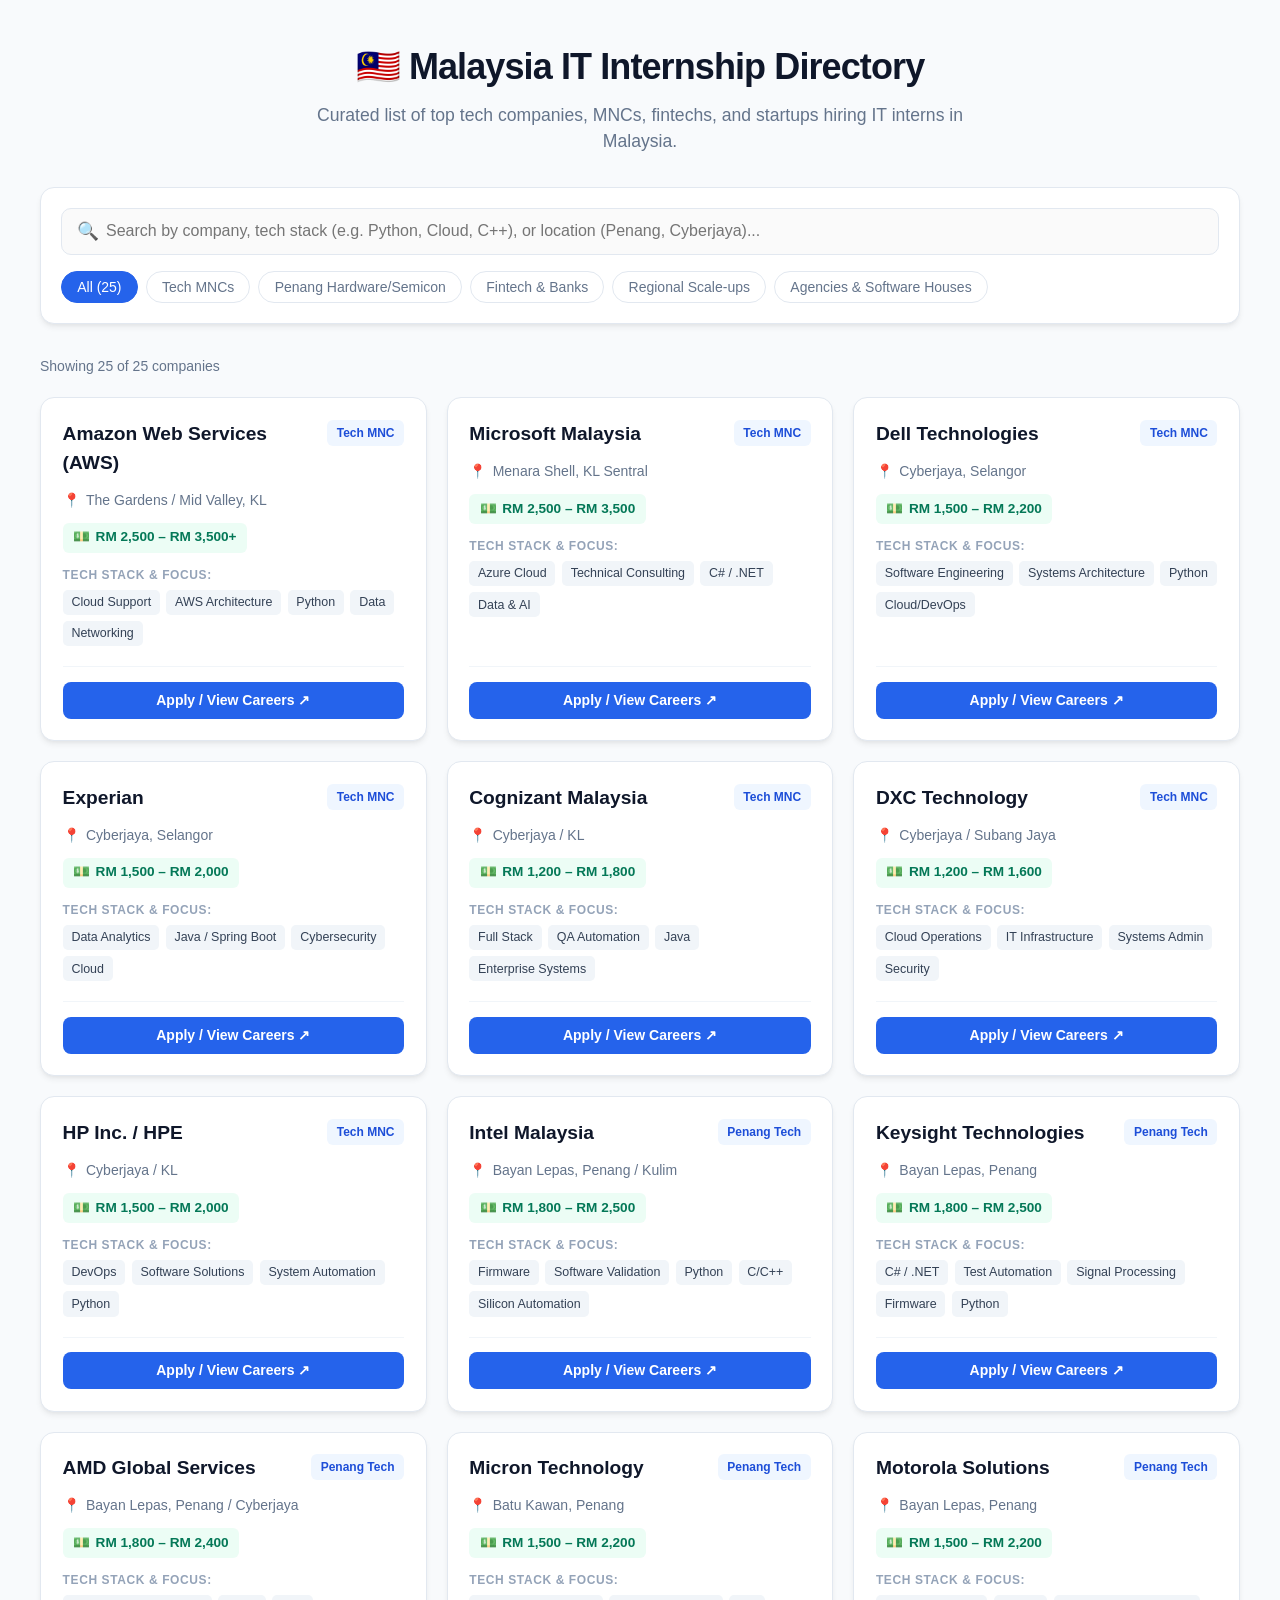
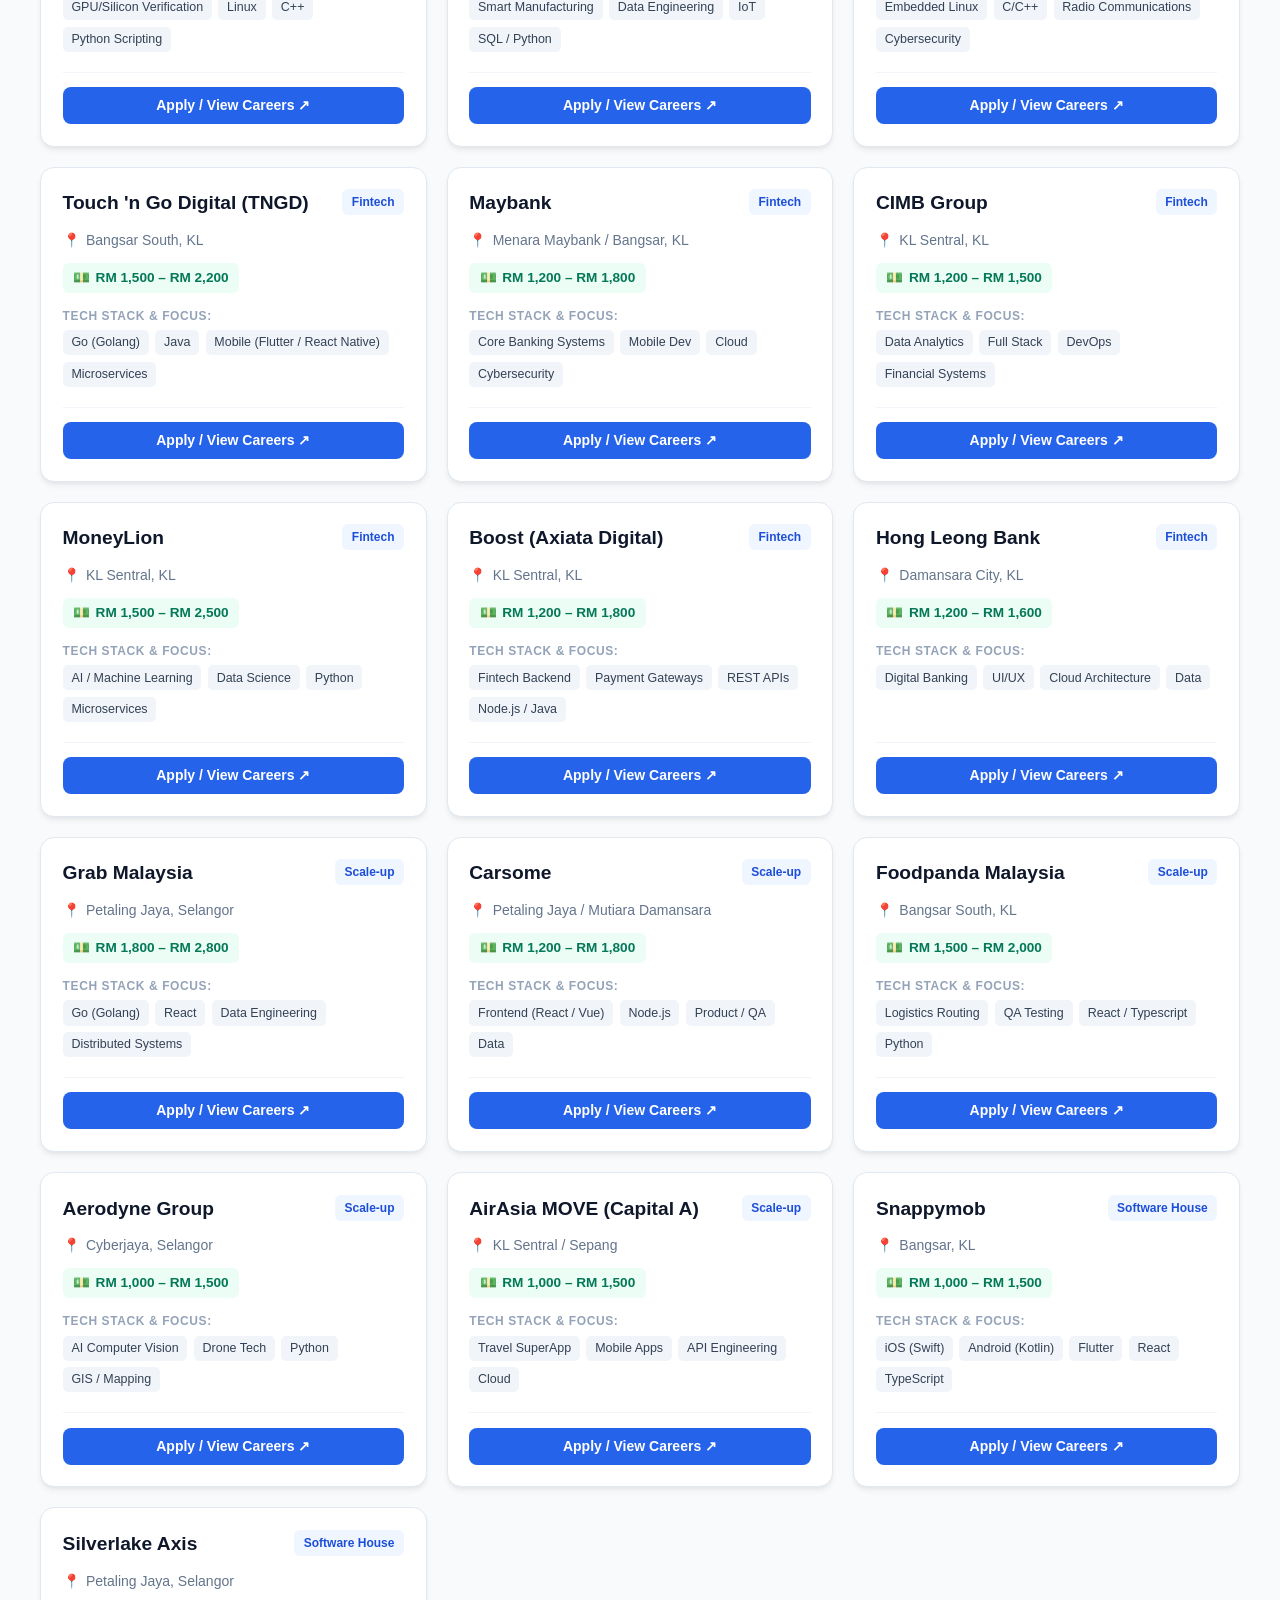
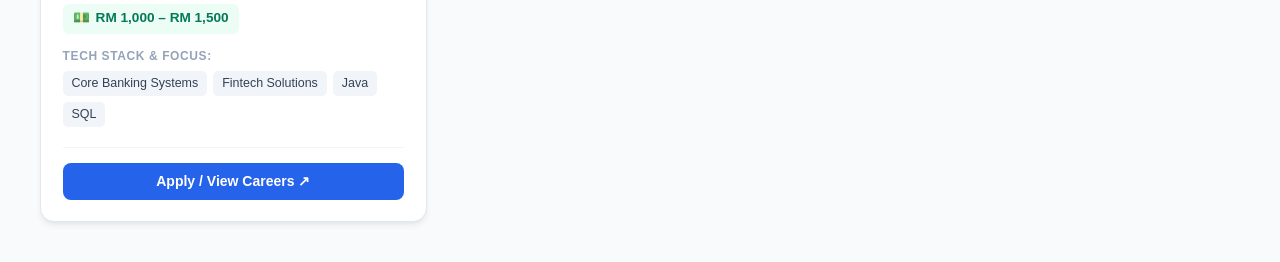
<file: demos/malaysia-internships/index.html>
<!DOCTYPE html>
<html lang="en">
<head>
  <meta charset="UTF-8">
  <meta name="viewport" content="width=device-width, initial-scale=1.0">
  <title>Malaysia IT Internship Directory</title>
  <style>
    :root {
      --primary: #2563eb;
      --primary-dark: #1d4ed8;
      --bg: #f8fafc;
      --surface: #ffffff;
      --border: #e2e8f0;
      --text-main: #0f172a;
      --text-muted: #64748b;
      --badge-bg: #eff6ff;
      --badge-text: #1d4ed8;
      --tag-bg: #f1f5f9;
      --tag-text: #334155;
      --shadow: 0 4px 6px -1px rgb(0 0 0 / 0.07), 0 2px 4px -2px rgb(0 0 0 / 0.05);
      --shadow-hover: 0 10px 15px -3px rgb(0 0 0 / 0.1), 0 4px 6px -4px rgb(0 0 0 / 0.05);
    }

    * {
      box-sizing: border-box;
      margin: 0;
      padding: 0;
      font-family: -apple-system, BlinkMacSystemFont, "Segoe UI", Roboto, Helvetica, Arial, sans-serif;
    }

    body {
      background-color: var(--bg);
      color: var(--text-main);
      padding: 2.5rem 1rem;
      line-height: 1.5;
    }

    .container {
      max-width: 1200px;
      margin: 0 auto;
    }

    header {
      margin-bottom: 2rem;
      text-align: center;
    }

    h1 {
      font-size: 2.25rem;
      font-weight: 800;
      color: #0f172a;
      letter-spacing: -0.025em;
      margin-bottom: 0.5rem;
    }

    p.subtitle {
      color: var(--text-muted);
      font-size: 1.1rem;
      max-width: 650px;
      margin: 0 auto;
    }

    /* Controls: Search & Category Filter */
    .controls {
      background: var(--surface);
      padding: 1.25rem;
      border-radius: 14px;
      box-shadow: var(--shadow);
      border: 1px solid var(--border);
      margin-bottom: 2rem;
      display: flex;
      flex-direction: column;
      gap: 1rem;
    }

    .search-wrapper {
      position: relative;
    }

    .search-input {
      width: 100%;
      padding: 0.85rem 1rem 0.85rem 2.75rem;
      border: 1.5px solid var(--border);
      border-radius: 10px;
      font-size: 1rem;
      outline: none;
      transition: all 0.2s ease;
      background: #fafafa;
    }

    .search-input:focus {
      border-color: var(--primary);
      background: #fff;
      box-shadow: 0 0 0 3px rgba(37, 99, 235, 0.15);
    }

    .search-icon {
      position: absolute;
      left: 1rem;
      top: 50%;
      transform: translateY(-50%);
      color: var(--text-muted);
      font-size: 1.1rem;
      pointer-events: none;
    }

    .filter-pills {
      display: flex;
      flex-wrap: wrap;
      gap: 0.5rem;
    }

    .pill-btn {
      padding: 0.45rem 0.95rem;
      border-radius: 9999px;
      font-size: 0.875rem;
      font-weight: 500;
      border: 1px solid var(--border);
      background: #fff;
      color: var(--text-muted);
      cursor: pointer;
      transition: all 0.2s ease;
    }

    .pill-btn:hover {
      background: var(--tag-bg);
      color: var(--text-main);
    }

    .pill-btn.active {
      background: var(--primary);
      color: #fff;
      border-color: var(--primary);
    }

    .results-count {
      font-size: 0.875rem;
      color: var(--text-muted);
      margin-bottom: 1.25rem;
      font-weight: 500;
    }

    /* Grid layout */
    .company-grid {
      display: grid;
      grid-template-columns: repeat(auto-fill, minmax(350px, 1fr));
      gap: 1.25rem;
    }

    .card {
      background: var(--surface);
      border: 1px solid var(--border);
      border-radius: 14px;
      padding: 1.35rem;
      box-shadow: var(--shadow);
      display: flex;
      flex-direction: column;
      justify-content: space-between;
      transition: all 0.2s ease;
    }

    .card:hover {
      transform: translateY(-2px);
      box-shadow: var(--shadow-hover);
      border-color: #cbd5e1;
    }

    .card-header {
      display: flex;
      justify-content: space-between;
      align-items: flex-start;
      margin-bottom: 0.75rem;
    }

    .card-title {
      font-size: 1.2rem;
      font-weight: 700;
      color: #0f172a;
    }

    .category-badge {
      font-size: 0.75rem;
      font-weight: 600;
      padding: 0.25rem 0.6rem;
      border-radius: 6px;
      background: var(--badge-bg);
      color: var(--badge-text);
      white-space: nowrap;
    }

    .meta-row {
      display: flex;
      align-items: center;
      gap: 0.4rem;
      font-size: 0.875rem;
      color: var(--text-muted);
      margin-bottom: 0.75rem;
    }

    .allowance-badge {
      display: inline-flex;
      align-items: center;
      gap: 0.35rem;
      font-size: 0.85rem;
      font-weight: 600;
      background: #ecfdf5;
      color: #047857;
      padding: 0.3rem 0.65rem;
      border-radius: 6px;
      margin-bottom: 0.85rem;
      width: fit-content;
    }

    .tags-label {
      font-size: 0.75rem;
      text-transform: uppercase;
      font-weight: 700;
      letter-spacing: 0.05em;
      color: #94a3b8;
      margin-bottom: 0.35rem;
    }

    .tags-container {
      display: flex;
      flex-wrap: wrap;
      gap: 0.4rem;
      margin-bottom: 1.25rem;
    }

    .tag {
      font-size: 0.78rem;
      padding: 0.2rem 0.55rem;
      background: var(--tag-bg);
      color: var(--tag-text);
      border-radius: 5px;
      font-weight: 500;
    }

    .card-footer {
      border-top: 1px solid #f1f5f9;
      padding-top: 0.9rem;
      margin-top: auto;
      display: flex;
      justify-content: space-between;
      align-items: center;
    }

    .apply-btn {
      display: inline-flex;
      align-items: center;
      gap: 0.4rem;
      padding: 0.5rem 1rem;
      background: var(--primary);
      color: #fff;
      text-decoration: none;
      font-size: 0.875rem;
      font-weight: 600;
      border-radius: 8px;
      transition: background 0.2s ease;
      width: 100%;
      justify-content: center;
    }

    .apply-btn:hover {
      background: var(--primary-dark);
    }

    .no-results {
      grid-column: 1 / -1;
      text-align: center;
      padding: 4rem 1rem;
      color: var(--text-muted);
      font-size: 1.1rem;
    }
  </style>
</head>
<body>

  <div class="container">
    <header>
      <h1>🇲🇾 Malaysia IT Internship Directory</h1>
      <p class="subtitle">Curated list of top tech companies, MNCs, fintechs, and startups hiring IT interns in Malaysia.</p>
    </header>

    <section class="controls">
      <div class="search-wrapper">
        <span class="search-icon">🔍</span>
        <input 
          type="text" 
          id="searchInput" 
          class="search-input" 
          placeholder="Search by company, tech stack (e.g. Python, Cloud, C++), or location (Penang, Cyberjaya)..."
        />
      </div>

      <div class="filter-pills" id="filterPills">
        <button class="pill-btn active" data-category="all">All (25)</button>
        <button class="pill-btn" data-category="Tech MNC">Tech MNCs</button>
        <button class="pill-btn" data-category="Penang Tech">Penang Hardware/Semicon</button>
        <button class="pill-btn" data-category="Fintech">Fintech & Banks</button>
        <button class="pill-btn" data-category="Scale-up">Regional Scale-ups</button>
        <button class="pill-btn" data-category="Software House">Agencies & Software Houses</button>
      </div>
    </section>

    <div class="results-count" id="resultsCount">Showing all 25 companies</div>

    <main class="company-grid" id="companyGrid">
      <!-- Cards rendered via JavaScript -->
    </main>
  </div>

  <script>
    const companies = [
      // 1. Tech MNCs (Klang Valley)
      {
        name: "Amazon Web Services (AWS)",
        category: "Tech MNC",
        location: "The Gardens / Mid Valley, KL",
        allowance: "RM 2,500 – RM 3,500+",
        techStack: ["Cloud Support", "AWS Architecture", "Python", "Data", "Networking"],
        url: "https://www.amazon.jobs/en/search?base_query=Internship&country=MYS"
      },
      {
        name: "Microsoft Malaysia",
        category: "Tech MNC",
        location: "Menara Shell, KL Sentral",
        allowance: "RM 2,500 – RM 3,500",
        techStack: ["Azure Cloud", "Technical Consulting", "C# / .NET", "Data & AI"],
        url: "https://careers.microsoft.com/v2/global/en/students-graduates"
      },
      {
        name: "Dell Technologies",
        category: "Tech MNC",
        location: "Cyberjaya, Selangor",
        allowance: "RM 1,500 – RM 2,200",
        techStack: ["Software Engineering", "Systems Architecture", "Python", "Cloud/DevOps"],
        url: "https://jobs.dell.com/search-jobs/Malaysia"
      },
      {
        name: "Experian",
        category: "Tech MNC",
        location: "Cyberjaya, Selangor",
        allowance: "RM 1,500 – RM 2,000",
        techStack: ["Data Analytics", "Java / Spring Boot", "Cybersecurity", "Cloud"],
        url: "https://www.experian.com/careers"
      },
      {
        name: "Cognizant Malaysia",
        category: "Tech MNC",
        location: "Cyberjaya / KL",
        allowance: "RM 1,200 – RM 1,800",
        techStack: ["Full Stack", "QA Automation", "Java", "Enterprise Systems"],
        url: "https://careers.cognizant.com"
      },
      {
        name: "DXC Technology",
        category: "Tech MNC",
        location: "Cyberjaya / Subang Jaya",
        allowance: "RM 1,200 – RM 1,600",
        techStack: ["Cloud Operations", "IT Infrastructure", "Systems Admin", "Security"],
        url: "https://dxc.com/careers"
      },
      {
        name: "HP Inc. / HPE",
        category: "Tech MNC",
        location: "Cyberjaya / KL",
        allowance: "RM 1,500 – RM 2,000",
        techStack: ["DevOps", "Software Solutions", "System Automation", "Python"],
        url: "https://jobs.hp.com/"
      },

      // 2. Penang Tech Hub
      {
        name: "Intel Malaysia",
        category: "Penang Tech",
        location: "Bayan Lepas, Penang / Kulim",
        allowance: "RM 1,800 – RM 2,500",
        techStack: ["Firmware", "Software Validation", "Python", "C/C++", "Silicon Automation"],
        url: "https://jobs.intel.com/en/search-jobs/Malaysia"
      },
      {
        name: "Keysight Technologies",
        category: "Penang Tech",
        location: "Bayan Lepas, Penang",
        allowance: "RM 1,800 – RM 2,500",
        techStack: ["C# / .NET", "Test Automation", "Signal Processing", "Firmware", "Python"],
        url: "https://jobs.keysight.com/search/?q=Intern&locationsearch=Malaysia"
      },
      {
        name: "AMD Global Services",
        category: "Penang Tech",
        location: "Bayan Lepas, Penang / Cyberjaya",
        allowance: "RM 1,800 – RM 2,400",
        techStack: ["GPU/Silicon Verification", "Linux", "C++", "Python Scripting"],
        url: "https://careers.amd.com/careers-home/jobs?keyword=Intern&location=Malaysia"
      },
      {
        name: "Micron Technology",
        category: "Penang Tech",
        location: "Batu Kawan, Penang",
        allowance: "RM 1,500 – RM 2,200",
        techStack: ["Smart Manufacturing", "Data Engineering", "IoT", "SQL / Python"],
        url: "https://jobs.micron.com/search/?q=Intern&locationsearch=Malaysia"
      },
      {
        name: "Motorola Solutions",
        category: "Penang Tech",
        location: "Bayan Lepas, Penang",
        allowance: "RM 1,500 – RM 2,200",
        techStack: ["Embedded Linux", "C/C++", "Radio Communications", "Cybersecurity"],
        url: "https://motorolasolutions.wd5.myworkdayjobs.com/Careers"
      },

      // 3. Fintech & Banks
      {
        name: "Touch 'n Go Digital (TNGD)",
        category: "Fintech",
        location: "Bangsar South, KL",
        allowance: "RM 1,500 – RM 2,200",
        techStack: ["Go (Golang)", "Java", "Mobile (Flutter / React Native)", "Microservices"],
        url: "https://www.linkedin.com/company/tngdigital/jobs/"
      },
      {
        name: "Maybank",
        category: "Fintech",
        location: "Menara Maybank / Bangsar, KL",
        allowance: "RM 1,200 – RM 1,800",
        techStack: ["Core Banking Systems", "Mobile Dev", "Cloud", "Cybersecurity"],
        url: "https://www.maybank.com/en/careers/students-graduates/internships.page"
      },
      {
        name: "CIMB Group",
        category: "Fintech",
        location: "KL Sentral, KL",
        allowance: "RM 1,200 – RM 1,500",
        techStack: ["Data Analytics", "Full Stack", "DevOps", "Financial Systems"],
        url: "https://www.cimb.com/en/careers/students/the-complete-banker-internship.html"
      },
      {
        name: "MoneyLion",
        category: "Fintech",
        location: "KL Sentral, KL",
        allowance: "RM 1,500 – RM 2,500",
        techStack: ["AI / Machine Learning", "Data Science", "Python", "Microservices"],
        url: "https://www.moneylion.com/careers/"
      },
      {
        name: "Boost (Axiata Digital)",
        category: "Fintech",
        location: "KL Sentral, KL",
        allowance: "RM 1,200 – RM 1,800",
        techStack: ["Fintech Backend", "Payment Gateways", "REST APIs", "Node.js / Java"],
        url: "https://www.myboost.com.my/"
      },
      {
        name: "Hong Leong Bank",
        category: "Fintech",
        location: "Damansara City, KL",
        allowance: "RM 1,200 – RM 1,600",
        techStack: ["Digital Banking", "UI/UX", "Cloud Architecture", "Data"],
        url: "https://www.hlb.com.my/en/personal-banking/about-us/careers.html"
      },

      // 4. Regional Scale-ups
      {
        name: "Grab Malaysia",
        category: "Scale-up",
        location: "Petaling Jaya, Selangor",
        allowance: "RM 1,800 – RM 2,800",
        techStack: ["Go (Golang)", "React", "Data Engineering", "Distributed Systems"],
        url: "https://grab.careers/jobs/"
      },
      {
        name: "Carsome",
        category: "Scale-up",
        location: "Petaling Jaya / Mutiara Damansara",
        allowance: "RM 1,200 – RM 1,800",
        techStack: ["Frontend (React / Vue)", "Node.js", "Product / QA", "Data"],
        url: "https://careers.carsome.com/"
      },
      {
        name: "Foodpanda Malaysia",
        category: "Scale-up",
        location: "Bangsar South, KL",
        allowance: "RM 1,500 – RM 2,000",
        techStack: ["Logistics Routing", "QA Testing", "React / Typescript", "Python"],
        url: "https://careers.foodpanda.com/"
      },
      {
        name: "Aerodyne Group",
        category: "Scale-up",
        location: "Cyberjaya, Selangor",
        allowance: "RM 1,000 – RM 1,500",
        techStack: ["AI Computer Vision", "Drone Tech", "Python", "GIS / Mapping"],
        url: "https://aerodyne.group/careers"
      },
      {
        name: "AirAsia MOVE (Capital A)",
        category: "Scale-up",
        location: "KL Sentral / Sepang",
        allowance: "RM 1,000 – RM 1,500",
        techStack: ["Travel SuperApp", "Mobile Apps", "API Engineering", "Cloud"],
        url: "https://airasia.hotjob.cloud/"
      },

      // 5. Software Houses & Agencies
      {
        name: "Snappymob",
        category: "Software House",
        location: "Bangsar, KL",
        allowance: "RM 1,000 – RM 1,500",
        techStack: ["iOS (Swift)", "Android (Kotlin)", "Flutter", "React", "TypeScript"],
        url: "https://snappymob.com/careers/"
      },
      {
        name: "Silverlake Axis",
        category: "Software House",
        location: "Petaling Jaya, Selangor",
        allowance: "RM 1,000 – RM 1,500",
        techStack: ["Core Banking Systems", "Fintech Solutions", "Java", "SQL"],
        url: "https://www.silverlakeaxis.com/careers/"
      }
    ];

    const grid = document.getElementById("companyGrid");
    const searchInput = document.getElementById("searchInput");
    const pillButtons = document.querySelectorAll(".pill-btn");
    const countDisplay = document.getElementById("resultsCount");

    let currentCategory = "all";
    let searchQuery = "";

    function renderCompanies() {
      const filtered = companies.filter(c => {
        const matchesCategory = currentCategory === "all" || c.category === currentCategory;
        const searchTarget = (c.name + " " + c.location + " " + c.category + " " + c.techStack.join(" ")).toLowerCase();
        const matchesSearch = searchTarget.includes(searchQuery.toLowerCase());
        return matchesCategory && matchesSearch;
      });

      countDisplay.textContent = `Showing ${filtered.length} of ${companies.length} companies`;

      if (filtered.length === 0) {
        grid.innerHTML = `<div class="no-results">No companies found matching "<strong>${searchQuery}</strong>". Try searching for another skill or location.</div>`;
        return;
      }

      grid.innerHTML = filtered.map(c => `
        <div class="card">
          <div>
            <div class="card-header">
              <h2 class="card-title">${c.name}</h2>
              <span class="category-badge">${c.category}</span>
            </div>

            <div class="meta-row">
              <span>📍</span>
              <span>${c.location}</span>
            </div>

            <div class="allowance-badge">
              <span>💵</span>
              <span>${c.allowance}</span>
            </div>

            <div class="tags-label">Tech Stack & Focus:</div>
            <div class="tags-container">
              ${c.techStack.map(t => `<span class="tag">${t}</span>`).join("")}
            </div>
          </div>

          <div class="card-footer">
            <a href="${c.url}" target="_blank" rel="noopener noreferrer" class="apply-btn">
              Apply / View Careers ↗
            </a>
          </div>
        </div>
      `).join("");
    }

    // Event Listeners
    searchInput.addEventListener("input", (e) => {
      searchQuery = e.target.value.trim();
      renderCompanies();
    });

    pillButtons.forEach(btn => {
      btn.addEventListener("click", () => {
        pillButtons.forEach(b => b.classList.remove("active"));
        btn.classList.add("active");
        currentCategory = btn.dataset.category;
        renderCompanies();
      });
    });

    // Initial render
    renderCompanies();
  </script>
</body>
</html>
</file>
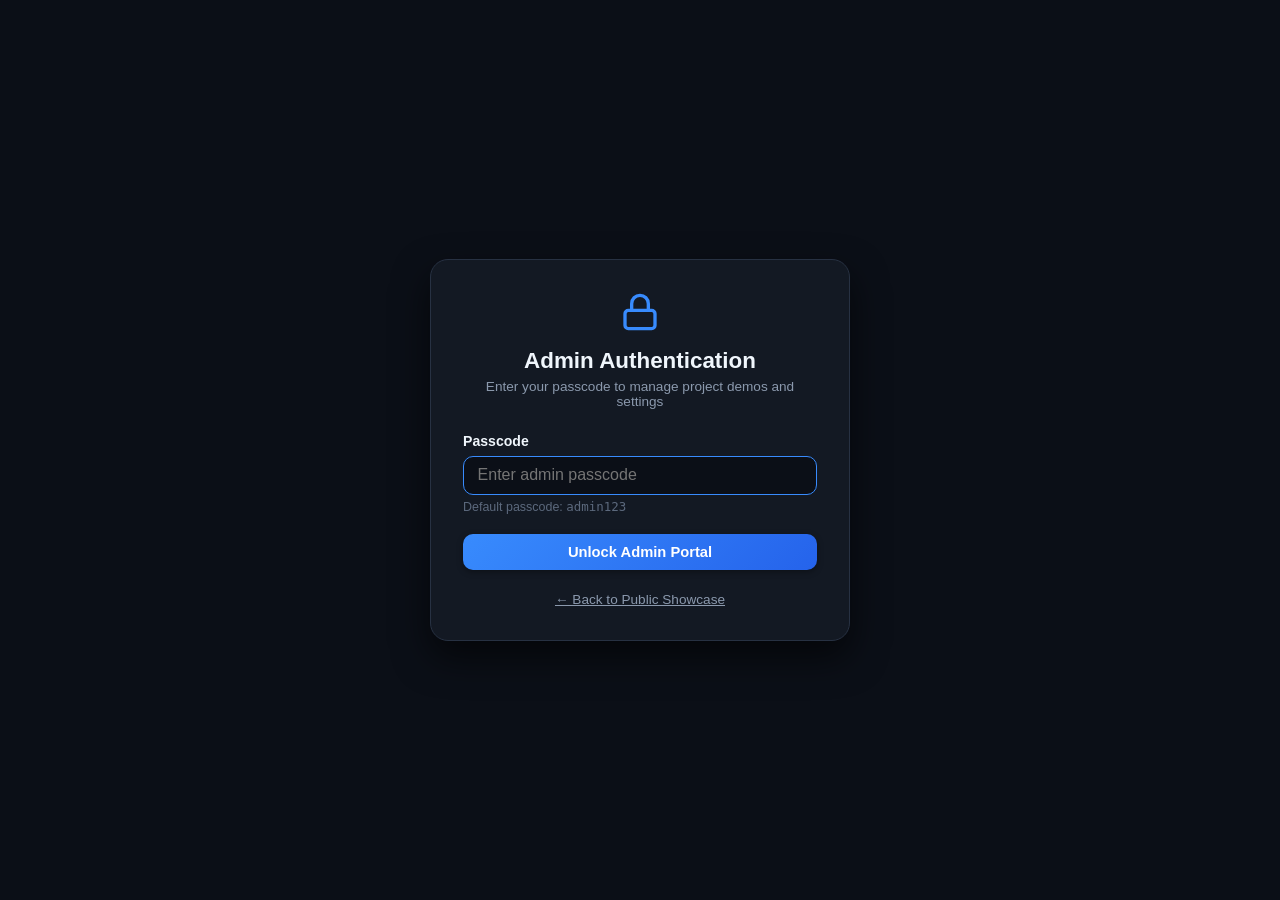
<file: admin.html>
<!DOCTYPE html>
<html lang="en" data-theme="dark">
<head>
  <meta charset="UTF-8">
  <meta name="viewport" content="width=device-width, initial-scale=1.0">
  <title>Admin Portal - Project Demo Management</title>
  <link rel="stylesheet" href="css/style.css">
</head>
<body>

  <!-- Authentication Gate Overlay -->
  <div id="auth-overlay" style="position:fixed; inset:0; z-index:9999; background:var(--bg-base); display:flex; align-items:center; justify-content:center; padding:1.5rem;">
    <div style="background:var(--bg-surface); border:1px solid var(--border-color); border-radius:var(--radius-lg); padding:2rem; width:100%; max-width:420px; box-shadow:var(--shadow-lg);">
      <div style="text-align:center; margin-bottom:1.5rem;">
        <svg width="40" height="40" viewBox="0 0 24 24" fill="none" stroke="var(--accent-primary)" stroke-width="2" style="margin-bottom:0.75rem;">
          <rect x="3" y="11" width="18" height="11" rx="2" ry="2"></rect>
          <path d="M7 11V7a5 5 0 0 1 10 0v4"></path>
        </svg>
        <h2 style="font-size:1.4rem; font-weight:700;">Admin Authentication</h2>
        <p style="font-size:0.85rem; color:var(--text-muted); margin-top:0.35rem;">Enter your passcode to manage project demos and settings</p>
      </div>

      <form id="login-form">
        <div class="form-group">
          <label class="form-label" for="admin-pin-input">Passcode</label>
          <input type="password" id="admin-pin-input" class="form-input" placeholder="Enter admin passcode" autofocus required>
          <div class="form-hint">Default passcode: <code>admin123</code></div>
        </div>
        <button type="submit" class="btn-primary" style="width:100%; justify-content:center; padding:0.65rem;">
          Unlock Admin Portal
        </button>
      </form>

      <div style="text-align:center; margin-top:1.25rem;">
        <a href="index.html" style="font-size:0.85rem; color:var(--text-muted); text-decoration:underline;">
          &larr; Back to Public Showcase
        </a>
      </div>
    </div>
  </div>

  <!-- Admin Main Application -->
  <div id="admin-app" style="display:none;">

    <!-- Navigation -->
    <nav class="navbar">
      <div class="container nav-content">
        <div class="nav-brand">
          <svg width="22" height="22" viewBox="0 0 24 24" fill="none" stroke="var(--accent-primary)" stroke-width="2">
            <rect x="3" y="11" width="18" height="11" rx="2" ry="2"></rect>
            <path d="M7 11V7a5 5 0 0 1 10 0v4"></path>
          </svg>
          <span>Admin Portal &bull; Live Demo Manager</span>
        </div>
        <div class="nav-actions">
          <a href="index.html" class="btn-secondary" title="View Public Dashboard">
            <svg width="16" height="16" viewBox="0 0 24 24" fill="none" stroke="currentColor" stroke-width="2">
              <path d="M1 12s4-8 11-8 11 8 11 8-4 8-11 8-11-8-11-8z"></path>
              <circle cx="12" cy="12" r="3"></circle>
            </svg>
            Public View
          </a>
          <button id="logout-btn" class="btn-secondary" style="color:var(--accent-danger);">
            Logout
          </button>
        </div>
      </div>
    </nav>

    <div class="container" style="padding-top:2rem; padding-bottom:3rem;">

      <!-- Header & Stat Cards -->
      <header class="admin-header">
        <h1 style="font-size:1.75rem; font-weight:800;">Project Demos &amp; Showcase Manager</h1>
        <p style="color:var(--text-muted); font-size:0.95rem; margin-top:0.3rem;">
          Set live demo links, customize simulator viewports (Phone / Desktop), edit descriptions, and save changes to GitHub Cloud.
        </p>

        <div class="admin-stats-grid">
          <div class="admin-stat-card">
            <span class="admin-stat-title">Total Repositories</span>
            <span class="admin-stat-value" id="stat-admin-total">0</span>
          </div>
          <div class="admin-stat-card">
            <span class="admin-stat-title">Interactive Live Demos</span>
            <span class="admin-stat-value" id="stat-admin-pinned" style="color:var(--accent-secondary);">0</span>
          </div>
          <div class="admin-stat-card">
            <span class="admin-stat-title">Private Projects</span>
            <span class="admin-stat-value" id="stat-admin-private" style="color:#ff7b72;">0</span>
          </div>
          <div class="admin-stat-card">
            <span class="admin-stat-title">Hidden Repositories</span>
            <span class="admin-stat-value" id="stat-admin-hidden" style="color:var(--accent-danger);">0</span>
          </div>
          <div class="admin-stat-card">
            <span class="admin-stat-title">GitHub API Rate Limit</span>
            <span class="admin-stat-value" id="stat-admin-ratelimit" style="color:var(--accent-primary); font-size:1.4rem;">60 / 60</span>
          </div>
        </div>
      </header>

      <!-- Action Toolbar -->
      <div class="admin-actions-bar">
        <div style="display:flex; flex-wrap:wrap; gap:0.6rem;">
          <button id="save-config-btn" class="btn-success">
            <svg width="16" height="16" viewBox="0 0 24 24" fill="none" stroke="currentColor" stroke-width="2">
              <path d="M19 21H5a2 2 0 0 1-2-2V5a2 2 0 0 1 2-2h11l5 5v11a2 2 0 0 1-2 2z"></path>
              <polyline points="17 21 17 13 7 13 7 21"></polyline>
              <polyline points="7 3 7 8 15 8"></polyline>
            </svg>
            Save Changes
          </button>
          <button id="refresh-github-btn" class="btn-secondary" title="Fetch latest repos from GitHub REST API">
            <svg width="16" height="16" viewBox="0 0 24 24" fill="none" stroke="currentColor" stroke-width="2">
              <polyline points="23 4 23 10 17 10"></polyline>
              <polyline points="1 20 1 14 7 14"></polyline>
              <path d="M3.51 9a9 9 0 0 1 14.85-3.36L23 10M1 14l4.64 4.36A9 9 0 0 0 20.49 15"></path>
            </svg>
            Refresh from GitHub
          </button>
          <button id="download-config-btn" class="btn-secondary" title="Download config file for your repository">
            <svg width="16" height="16" viewBox="0 0 24 24" fill="none" stroke="currentColor" stroke-width="2">
              <path d="M21 15v4a2 2 0 0 1-2 2H5a2 2 0 0 1-2-2v-4"></path>
              <polyline points="7 10 12 15 17 10"></polyline>
              <line x1="12" y1="15" x2="12" y2="3"></line>
            </svg>
            Download JSON
          </button>
          <button id="add-project-btn" class="btn-secondary" style="border-color:rgba(255,123,114,0.4); color:var(--text-main);" title="Manually add a private or external repository to the showcase">
            <svg width="16" height="16" viewBox="0 0 24 24" fill="none" stroke="#ff7b72" stroke-width="2">
              <rect x="3" y="11" width="18" height="11" rx="2" ry="2"></rect>
              <path d="M7 11V7a5 5 0 0 1 10 0v4"></path>
            </svg>
            + Add Private Repo
          </button>
        </div>

        <div>
          <button id="push-github-btn" class="btn-primary" title="Commit config directly to your GitHub repository using GitHub Cloud API">
            <svg width="16" height="16" viewBox="0 0 24 24" fill="currentColor">
              <path d="M12 0C5.37 0 0 5.37 0 12c0 5.31 3.435 9.795 8.205 11.385.6.105.825-.255.825-.57 0-.285-.015-1.23-.015-2.235-3.015.555-3.795-.735-4.035-1.41-.135-.345-.72-1.41-1.23-1.695-.42-.225-1.02-.78-.015-.795.945-.015 1.62.87 1.845 1.23 1.08 1.815 2.805 1.305 3.495.99.105-.78.42-1.305.765-1.605-2.67-.3-5.46-1.335-5.46-5.925 0-1.305.465-2.385 1.23-3.225-.12-.3-.54-1.53.12-3.18 0 0 1.005-.315 3.3 1.23.96-.27 1.98-.405 3-.405s2.04.135 3 .405c2.295-1.56 3.3-1.23 3.3-1.23.66 1.65.24 2.88.12 3.18.765.84 1.23 1.905 1.23 3.225 0 4.605-2.805 5.625-5.475 5.925.435.375.81 1.095.81 2.22 0 1.605-.015 2.895-.015 3.3 0 .315.225.69.825.57A12.02 12.02 0 0024 12c0-6.63-5.37-12-12-12z"/>
            </svg>
            Push to GitHub Cloud
          </button>
        </div>
      </div>

      <!-- Table Filter Bar -->
      <div style="display:flex; flex-wrap:wrap; gap:0.75rem; align-items:center; justify-content:space-between; margin-bottom:1rem;">
        <div class="search-box" style="max-width:360px;">
          <svg width="16" height="16" viewBox="0 0 24 24" fill="none" stroke="currentColor" stroke-width="2">
            <circle cx="11" cy="11" r="8"></circle>
            <line x1="21" y1="21" x2="16.65" y2="16.65"></line>
          </svg>
          <input type="text" id="admin-search" placeholder="Filter repositories..." autocomplete="off">
        </div>
        <div>
          <select id="admin-filter-status" class="select-control">
            <option value="all">All Repositories</option>
            <option value="demos">🟢 Live Demos</option>
            <option value="private">🔒 Private Projects</option>
            <option value="visible">Visible</option>
            <option value="hidden">Hidden</option>
          </select>
        </div>
      </div>

      <!-- Repositories Table -->
      <div class="admin-table-container">
        <table class="admin-table">
          <thead>
            <tr>
              <th>Repository</th>
              <th>Tech Stack</th>
              <th>Visible</th>
              <th>Live Demo Ready</th>
              <th>Demo Mode</th>
              <th>Action</th>
            </tr>
          </thead>
          <tbody id="projects-table-body">
            <!-- Rendered dynamically by admin.js -->
          </tbody>
        </table>
      </div>

      <!-- Settings & GitHub Credentials Section -->
      <section style="margin-top:3rem; background:var(--bg-surface); border:1px solid var(--border-color); border-radius:var(--radius-lg); padding:1.75rem;">
        <h2 style="font-size:1.3rem; font-weight:700; margin-bottom:0.5rem;">Settings &amp; GitHub Cloud Credentials</h2>
        <p style="color:var(--text-muted); font-size:0.88rem; margin-bottom:1.5rem;">
          Configure your portfolio identity and GitHub Cloud authentication credentials.
        </p>

        <div style="display:grid; grid-template-columns:1fr; gap:1.25rem;">
          <div style="display:grid; grid-template-columns:repeat(auto-fit, minmax(260px, 1fr)); gap:1rem;">
            <div class="form-group">
              <label class="form-label" for="settings-username">Target GitHub Username</label>
              <input type="text" id="settings-username" class="form-input" placeholder="e.g. ChingKheat">
            </div>
            <div class="form-group">
              <label class="form-label" for="settings-pin">Admin Passcode</label>
              <input type="text" id="settings-pin" class="form-input" placeholder="e.g. admin123">
            </div>
          </div>

          <div style="display:grid; grid-template-columns:repeat(auto-fit, minmax(260px, 1fr)); gap:1rem;">
            <div class="form-group">
              <label class="form-label" for="settings-title">Dashboard Title</label>
              <input type="text" id="settings-title" class="form-input" placeholder="e.g. ChingKheat | Live Demos">
            </div>
            <div class="form-group">
              <label class="form-label" for="settings-subtitle">Dashboard Subtitle</label>
              <input type="text" id="settings-subtitle" class="form-input" placeholder="e.g. Test interactive web & mobile apps">
            </div>
          </div>

          <!-- GitHub Personal Access Token (PAT) -->
          <div class="form-group">
            <label class="form-label" for="github-pat-input">
              GitHub Personal Access Token (PAT)
              <span style="font-weight:normal; color:var(--text-dim); font-size:0.8rem;">(Optional - stored securely in browser only)</span>
            </label>
            <div style="display:flex; gap:0.5rem;">
              <input type="password" id="github-pat-input" class="form-input" placeholder="ghp_xxxxxxxxxxxxxxxxxxxx" autocomplete="off">
              <button id="toggle-token-visibility" type="button" class="btn-secondary" style="white-space:nowrap;">
                Show / Hide
              </button>
            </div>
            <div class="form-hint">
              Adding a PAT increases your GitHub API rate limit from 60 to 5,000 requests/hour and enables 1-click cloud push.
            </div>
          </div>
        </div>

        <div style="margin-top:1rem;">
          <button id="save-settings-btn" class="btn-primary">
            Save Settings
          </button>
        </div>
      </section>

    </div>

    <!-- Edit Project Details Modal -->
    <div id="project-edit-modal" class="modal-backdrop" role="dialog" aria-modal="true">
      <div class="modal-container" style="max-width:680px;">
        <div class="modal-header">
          <div class="modal-title">
            <span>Configure Demo: <strong id="edit-repo-name-label">repo</strong></span>
          </div>
          <button id="edit-modal-close" class="modal-close">&times;</button>
        </div>
        <div class="modal-content" style="padding:1.5rem;">
          <div class="form-group">
            <label class="form-label" for="edit-title">Display Title</label>
            <input type="text" id="edit-title" class="form-input" placeholder="Project Title">
          </div>

          <!-- LIVE DEMO URL & SIMULATOR TYPE -->
          <div style="background:var(--bg-surface-elevated); padding:1rem; border-radius:var(--radius-md); border:1px solid var(--border-color); margin-bottom:1.25rem;">
            <div style="display:flex; align-items:center; gap:6px; font-weight:700; margin-bottom:0.75rem; color:var(--accent-secondary);">
              <span class="pulse-dot"></span> Interactive Live Demo Configuration
            </div>

            <div class="form-group">
              <label class="form-label" for="edit-demo">Live Demo URL (Web / Compiled App)</label>
              <input type="url" id="edit-demo" class="form-input" placeholder="https://chingkheat.github.io/my-app/">
              <div class="form-hint">The URL of your hosted web app, GitHub Pages deployment, or demo site.</div>
            </div>

            <div style="display:grid; grid-template-columns:1fr 1fr; gap:1rem;">
              <div class="form-group" style="margin-bottom:0;">
                <label class="form-label" for="edit-demo-type">Simulator Frame</label>
                <select id="edit-demo-type" class="form-select">
                  <option value="mobile">📱 Phone Simulator (390px)</option>
                  <option value="desktop">💻 Desktop / Laptop Frame</option>
                </select>
              </div>

              <div class="form-group" style="margin-bottom:0;">
                <label class="form-label" for="edit-badge">Category Badge</label>
                <input type="text" id="edit-badge" class="form-input" placeholder="e.g. Flutter Web, Live Web App">
              </div>
            </div>
          </div>

          <div class="form-group">
            <label class="form-label" for="edit-desc">Project Description</label>
            <textarea id="edit-desc" class="form-textarea" placeholder="Add an informative summary for this project..."></textarea>
          </div>

          <div class="form-group">
            <label class="form-label" for="edit-tags">Tags (comma-separated)</label>
            <input type="text" id="edit-tags" class="form-input" placeholder="e.g. Flutter, Dart, Mobile App, Travel">
          </div>

          <div style="display:grid; grid-template-columns:1fr 1fr; gap:1rem;">
            <div class="form-group">
              <label class="form-label" for="edit-cover">Cover Image / Banner URL</label>
              <input type="url" id="edit-cover" class="form-input" placeholder="https://images.unsplash.com/... or assets/cover.png">
            </div>
            <div class="form-group">
              <label class="form-label" for="edit-priority">Display Order</label>
              <input type="number" id="edit-priority" class="form-input" placeholder="1" min="1" max="999">
            </div>
          </div>

          <div class="form-group" style="margin-top:0.75rem; display:flex; align-items:center; gap:0.6rem;">
            <input type="checkbox" id="edit-is-private" style="width:18px; height:18px; accent-color:#ff7b72; cursor:pointer;">
            <label for="edit-is-private" style="font-size:0.9rem; font-weight:600; color:var(--text-main); cursor:pointer;">
              🔒 Mark as Private Repository (Restricted source code)
            </label>
          </div>

          <div style="display:flex; justify-content:flex-end; gap:0.75rem; margin-top:1.5rem;">
            <button id="cancel-edit-btn" class="btn-secondary">Cancel</button>
            <button id="save-project-btn" class="btn-primary">Apply to Project</button>
          </div>
        </div>
      </div>
    </div>

    <!-- Toast Notifications -->
    <div id="toast-container" class="toast-container"></div>

  </div>

  <!-- Scripts -->
  <script src="js/github-api.js?v=9.0"></script>
  <script src="js/config-manager.js?v=9.0"></script>
  <script src="js/admin.js?v=9.0"></script>
</body>
</html>
</file>
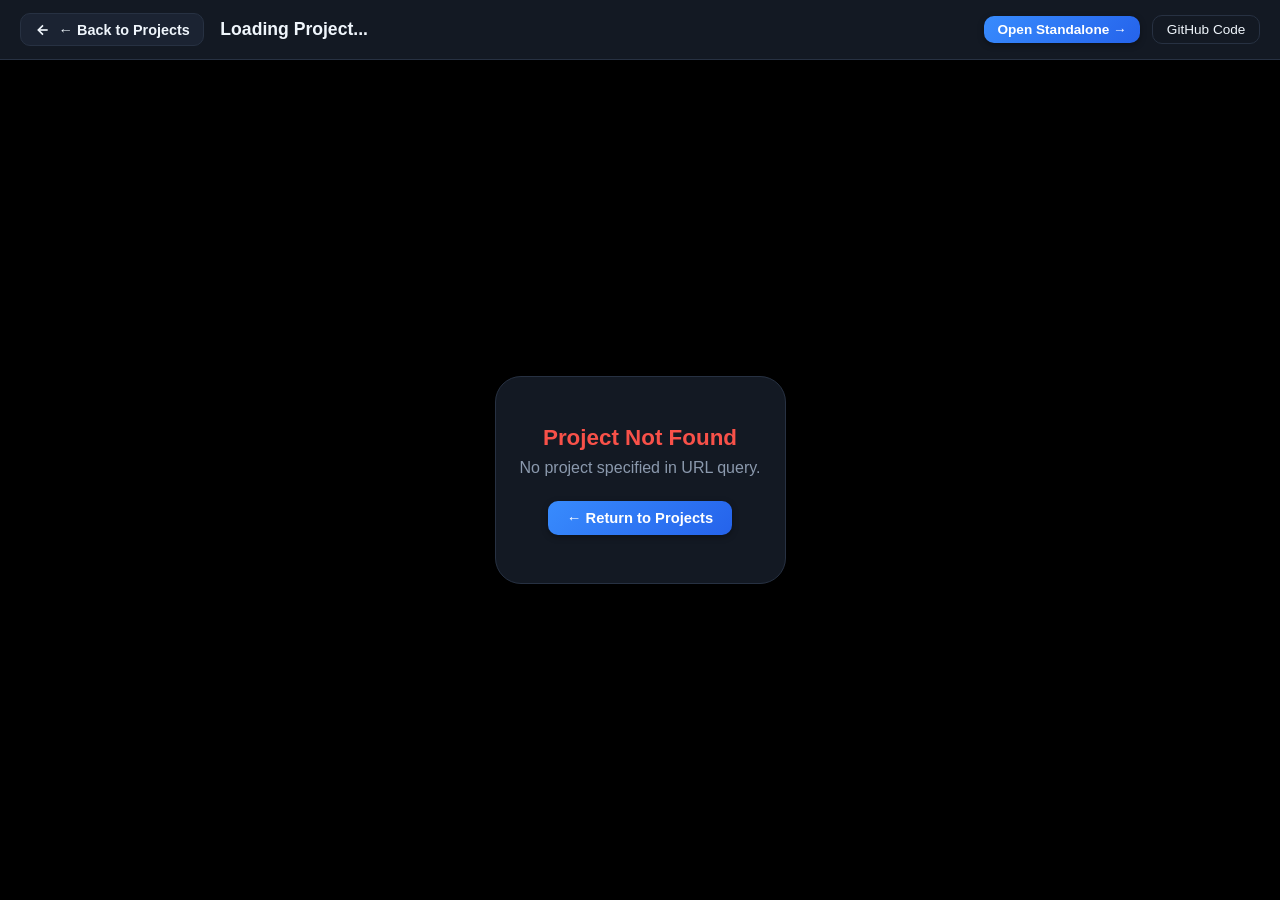
<file: demo.html>
<!DOCTYPE html>
<html lang="en" data-theme="dark">
<head>
  <meta charset="UTF-8">
  <meta name="viewport" content="width=device-width, initial-scale=1.0">
  <title id="demo-page-title">Project Live Demo</title>
  <link rel="stylesheet" href="css/style.css?v=5.0">
  <style>
    /* Demo Page Specific Styles */
    body {
      overflow: hidden;
      height: 100vh;
      display: flex;
      flex-direction: column;
      background: #0b0f17;
    }

    .demo-navbar {
      height: 60px;
      background: var(--bg-surface);
      border-bottom: 1px solid var(--border-color);
      display: flex;
      align-items: center;
      justify-content: space-between;
      padding: 0 1.25rem;
      z-index: 100;
      flex-shrink: 0;
    }

    .demo-nav-left {
      display: flex;
      align-items: center;
      gap: 1rem;
    }

    .back-btn {
      display: inline-flex;
      align-items: center;
      gap: 0.5rem;
      color: var(--text-main);
      font-weight: 600;
      font-size: 0.9rem;
      padding: 0.45rem 0.85rem;
      border-radius: var(--radius-md);
      background: var(--bg-surface-elevated);
      border: 1px solid var(--border-color);
      transition: all var(--transition-fast);
    }

    .back-btn:hover {
      background: var(--accent-primary);
      color: #ffffff;
      border-color: var(--accent-primary);
    }

    .demo-title-info {
      display: flex;
      align-items: center;
      gap: 0.65rem;
    }

    .demo-title-info h1 {
      font-size: 1.1rem;
      font-weight: 700;
      color: var(--text-main);
      margin: 0;
    }

    .demo-nav-right {
      display: flex;
      align-items: center;
      gap: 0.75rem;
    }

    .demo-viewport-container {
      flex: 1;
      width: 100%;
      height: calc(100vh - 60px);
      position: relative;
      background: #000000;
      display: flex;
      align-items: center;
      justify-content: center;
      overflow: hidden;
    }

    .demo-iframe {
      width: 100%;
      height: 100%;
      border: none;
      display: block;
      background: #ffffff;
    }

    /* Mobile wrapper mode */
    .mobile-frame-container {
      width: 410px;
      height: 92%;
      max-height: 840px;
      border-radius: 40px;
      overflow: hidden;
      box-shadow: 0 25px 60px rgba(0, 0, 0, 0.8), 0 0 0 10px #1e2634;
      border: 4px solid #000000;
      background: #ffffff;
      position: relative;
    }

    .mobile-frame-container iframe {
      width: 100%;
      height: 100%;
      border: none;
    }

    /* Standby fallback */
    .no-demo-message {
      text-align: center;
      padding: 3rem 1.5rem;
      max-width: 550px;
      background: var(--bg-surface);
      border: 1px solid var(--border-color);
      border-radius: var(--radius-xl);
      color: var(--text-main);
    }
  </style>
</head>
<body>

  <!-- Top Navigation Bar -->
  <nav class="demo-navbar">
    <div class="demo-nav-left">
      <a href="index.html" class="back-btn" title="Return to Projects Explorer">
        <svg width="16" height="16" viewBox="0 0 24 24" fill="none" stroke="currentColor" stroke-width="2.5">
          <line x1="19" y1="12" x2="5" y2="12"></line>
          <polyline points="12 19 5 12 12 5"></polyline>
        </svg>
        &larr; Back to Projects
      </a>
      <div class="demo-title-info">
        <h1 id="nav-project-title">Loading Project...</h1>
        <span id="nav-badge" class="badge-pill" style="display:none;"></span>
      </div>
    </div>

    <div class="demo-nav-right">
      <!-- Device frame toggle for mobile apps -->
      <div id="device-toggle-wrapper" class="device-switcher" style="display:none;">
        <button id="toggle-phone-btn" class="device-btn active" title="View as Phone Mockup">
          📱 Phone
        </button>
        <button id="toggle-full-btn" class="device-btn" title="View Fullscreen Window">
          💻 Full Width
        </button>
      </div>

      <!-- External Links -->
      <a id="open-direct-link" href="#" target="_blank" rel="noopener" class="btn-primary" style="font-size:0.85rem; padding:0.4rem 0.85rem;">
        Open Standalone &rarr;
      </a>
      <a id="view-github-link" href="#" target="_blank" rel="noopener" class="btn-secondary" style="font-size:0.85rem; padding:0.4rem 0.85rem;">
        GitHub Code
      </a>
    </div>
  </nav>

  <!-- Live Demo Viewport -->
  <main class="demo-viewport-container" id="demo-viewport-container">
    <div id="demo-loading" style="color:var(--text-muted); font-size:1.1rem; display:flex; align-items:center; gap:0.5rem;">
      <span class="pulse-dot"></span> Loading live application...
    </div>
  </main>

  <!-- Scripts -->
  <script src="js/github-api.js?v=10.0"></script>
  <script src="js/config-manager.js?v=10.0"></script>
  <script src="js/demo.js?v=10.0"></script>
</body>
</html>
</file>
<file: css/style.css>
/* ==========================================================================
   Modern GitHub Project Showcase & Interactive Demo Arena - Stylesheet
   ========================================================================== */

:root {
  /* Color Palette - Dark (Default) */
  --bg-base: #0b0f17;
  --bg-surface: #131923;
  --bg-surface-elevated: #1b2332;
  --bg-surface-glass: rgba(19, 25, 35, 0.88);
  --border-color: #273142;
  --border-color-subtle: rgba(240, 246, 252, 0.08);

  --text-main: #f0f6fc;
  --text-muted: #8b99ad;
  --text-dim: #5c697d;

  --accent-primary: #388bfd;
  --accent-primary-hover: #58a6ff;
  --accent-secondary: #2ea043;
  --accent-secondary-hover: #3fb950;
  --accent-warning: #e3b341;
  --accent-danger: #f85149;
  --accent-purple: #bc8cff;
  --accent-cyan: #39c5cf;

  --shadow-sm: 0 2px 6px rgba(0, 0, 0, 0.35);
  --shadow-md: 0 6px 18px rgba(0, 0, 0, 0.45);
  --shadow-lg: 0 16px 36px rgba(0, 0, 0, 0.6);
  --shadow-glow: 0 0 25px rgba(56, 139, 253, 0.3);
  --shadow-phone: 0 20px 45px rgba(0, 0, 0, 0.7), 0 0 0 12px #1f2735;

  --radius-sm: 6px;
  --radius-md: 10px;
  --radius-lg: 18px;
  --radius-xl: 26px;
  --radius-full: 9999px;

  --font-family: -apple-system, BlinkMacSystemFont, "Segoe UI", "Noto Sans", Helvetica, Arial, sans-serif;
  --font-mono: ui-monospace, SFMono-Regular, "SF Mono", Menlo, Consolas, monospace;

  --transition-fast: 0.15s ease;
  --transition-normal: 0.25s ease;
}

[data-theme="light"] {
  --bg-base: #f4f6fa;
  --bg-surface: #ffffff;
  --bg-surface-elevated: #ebf0f7;
  --bg-surface-glass: rgba(255, 255, 255, 0.92);
  --border-color: #d3dbe6;
  --border-color-subtle: rgba(31, 35, 40, 0.08);

  --text-main: #19202a;
  --text-muted: #576577;
  --text-dim: #7f8e9f;

  --accent-primary: #0969da;
  --accent-primary-hover: #218bff;
  --accent-secondary: #1a7f37;
  --accent-secondary-hover: #2da44e;
  --accent-warning: #9a6700;
  --accent-danger: #cf222e;
  --accent-purple: #8250df;
  --accent-cyan: #059669;

  --shadow-sm: 0 2px 6px rgba(31, 35, 40, 0.06);
  --shadow-md: 0 6px 18px rgba(31, 35, 40, 0.1);
  --shadow-lg: 0 16px 36px rgba(31, 35, 40, 0.14);
  --shadow-glow: 0 0 25px rgba(9, 105, 218, 0.2);
  --shadow-phone: 0 20px 45px rgba(31, 35, 40, 0.25), 0 0 0 12px #2d3748;
}

/* ==========================================================================
   Base & Reset
   ========================================================================== */

*, *::before, *::after {
  box-sizing: border-box;
  margin: 0;
  padding: 0;
}

html {
  font-family: var(--font-family);
  font-size: 16px;
  color: var(--text-main);
  background-color: var(--bg-base);
  scroll-behavior: smooth;
  -webkit-font-smoothing: antialiased;
}

body {
  min-height: 100vh;
  display: flex;
  flex-direction: column;
  background: radial-gradient(circle at top right, rgba(56, 139, 253, 0.08), transparent 45%),
              radial-gradient(circle at 10% 40%, rgba(188, 140, 255, 0.06), transparent 40%),
              var(--bg-base);
}

a {
  color: inherit;
  text-decoration: none;
}

button, input, select, textarea {
  font-family: inherit;
  font-size: inherit;
  color: inherit;
}

button {
  cursor: pointer;
  border: none;
  background: none;
}

img {
  max-width: 100%;
  height: auto;
  display: block;
}

.container {
  width: 100%;
  max-width: 1240px;
  margin: 0 auto;
  padding: 0 1.5rem;
}

/* ==========================================================================
   Navigation Bar
   ========================================================================== */

.navbar {
  position: sticky;
  top: 0;
  z-index: 100;
  background: var(--bg-surface-glass);
  backdrop-filter: blur(14px);
  -webkit-backdrop-filter: blur(14px);
  border-bottom: 1px solid var(--border-color);
  padding: 0.85rem 0;
}

.nav-content {
  display: flex;
  align-items: center;
  justify-content: space-between;
  gap: 1rem;
}

.nav-brand {
  display: flex;
  align-items: center;
  gap: 0.75rem;
  font-weight: 700;
  font-size: 1.15rem;
}

.live-pill {
  display: inline-flex;
  align-items: center;
  gap: 6px;
  background: rgba(46, 160, 67, 0.15);
  border: 1px solid rgba(46, 160, 67, 0.4);
  color: var(--accent-secondary);
  padding: 0.2rem 0.65rem;
  border-radius: var(--radius-full);
  font-size: 0.72rem;
  font-weight: 700;
  letter-spacing: 0.05em;
  text-transform: uppercase;
}

.pulse-dot {
  width: 7px;
  height: 7px;
  background: var(--accent-secondary);
  border-radius: 50%;
  animation: pulse 1.8s infinite;
}

@keyframes pulse {
  0% { transform: scale(0.9); opacity: 0.8; }
  50% { transform: scale(1.3); opacity: 1; box-shadow: 0 0 8px var(--accent-secondary); }
  100% { transform: scale(0.9); opacity: 0.8; }
}

.nav-actions {
  display: flex;
  align-items: center;
  gap: 0.75rem;
}

.icon-btn {
  display: inline-flex;
  align-items: center;
  justify-content: center;
  width: 38px;
  height: 38px;
  border-radius: var(--radius-md);
  border: 1px solid var(--border-color);
  background: var(--bg-surface);
  color: var(--text-muted);
  transition: all var(--transition-fast);
}

.icon-btn:hover {
  color: var(--text-main);
  border-color: var(--accent-primary);
  background: var(--bg-surface-elevated);
}

.btn-secondary {
  display: inline-flex;
  align-items: center;
  gap: 0.5rem;
  padding: 0.5rem 1rem;
  border-radius: var(--radius-md);
  border: 1px solid var(--border-color);
  background: var(--bg-surface);
  color: var(--text-main);
  font-weight: 500;
  font-size: 0.9rem;
  transition: all var(--transition-fast);
}

.btn-secondary:hover {
  background: var(--bg-surface-elevated);
  border-color: var(--text-muted);
}

.btn-primary {
  display: inline-flex;
  align-items: center;
  gap: 0.5rem;
  padding: 0.55rem 1.2rem;
  border-radius: var(--radius-md);
  background: linear-gradient(135deg, var(--accent-primary), #2563eb);
  color: #ffffff;
  font-weight: 600;
  font-size: 0.92rem;
  transition: all var(--transition-fast);
  box-shadow: var(--shadow-sm);
}

.btn-primary:hover {
  background: linear-gradient(135deg, var(--accent-primary-hover), #3b82f6);
  box-shadow: var(--shadow-glow);
  transform: translateY(-1px);
}

.btn-success {
  display: inline-flex;
  align-items: center;
  gap: 0.5rem;
  padding: 0.55rem 1.15rem;
  border-radius: var(--radius-md);
  background: var(--accent-secondary);
  color: #ffffff;
  font-weight: 600;
  font-size: 0.9rem;
  transition: all var(--transition-fast);
}

.btn-success:hover {
  background: var(--accent-secondary-hover);
}

/* ==========================================================================
   Hero Profile Header
   ========================================================================== */

.hero-section {
  padding: 2.5rem 0 1.5rem;
  border-bottom: 1px solid var(--border-color-subtle);
}

.profile-card {
  display: flex;
  flex-direction: column;
  gap: 1.5rem;
  align-items: flex-start;
}

@media (min-width: 768px) {
  .profile-card {
    flex-direction: row;
    align-items: center;
  }
}

.avatar-wrapper {
  position: relative;
  width: 95px;
  height: 95px;
  border-radius: var(--radius-full);
  border: 3px solid var(--border-color);
  overflow: hidden;
  background: var(--bg-surface);
  flex-shrink: 0;
  box-shadow: var(--shadow-md);
}

.avatar-wrapper img {
  width: 100%;
  height: 100%;
  object-fit: cover;
}

.avatar-badge {
  position: absolute;
  bottom: 0;
  right: 0;
  background: var(--accent-secondary);
  width: 22px;
  height: 22px;
  border-radius: 50%;
  border: 3px solid var(--bg-base);
}

.profile-info {
  flex: 1;
}

.profile-name-row {
  display: flex;
  align-items: center;
  flex-wrap: wrap;
  gap: 0.75rem;
  margin-bottom: 0.35rem;
}

.profile-name {
  font-size: 1.9rem;
  font-weight: 800;
  letter-spacing: -0.02em;
}

.profile-handle {
  font-size: 0.95rem;
  color: var(--accent-primary);
  font-family: var(--font-mono);
}

.profile-bio {
  color: var(--text-muted);
  font-size: 1.05rem;
  max-width: 800px;
  line-height: 1.5;
  margin-bottom: 1rem;
}

.profile-stats-bar {
  display: flex;
  flex-wrap: wrap;
  gap: 1.25rem;
  align-items: center;
}

.stat-chip {
  display: inline-flex;
  align-items: center;
  gap: 0.45rem;
  color: var(--text-muted);
  font-size: 0.9rem;
}

.stat-chip strong {
  color: var(--text-main);
  font-weight: 600;
}

/* ==========================================================================
   INTERACTIVE LIVE DEMO ARENA (THE MAIN SHOWCASE)
   ========================================================================== */

.demo-arena-section {
  padding: 2.5rem 0 3rem;
  background: radial-gradient(circle at center top, rgba(56, 139, 253, 0.05), transparent 70%);
}

.demo-arena-card {
  background: var(--bg-surface);
  border: 1px solid var(--border-color);
  border-radius: var(--radius-xl);
  box-shadow: var(--shadow-lg);
  overflow: hidden;
  display: flex;
  flex-direction: column;
}

/* Arena Header & Tabs */
.arena-header-bar {
  padding: 1.25rem 1.5rem;
  background: var(--bg-surface-elevated);
  border-bottom: 1px solid var(--border-color);
  display: flex;
  flex-direction: column;
  gap: 1rem;
}

@media (min-width: 850px) {
  .arena-header-bar {
    flex-direction: row;
    align-items: center;
    justify-content: space-between;
  }
}

.arena-title-group h2 {
  font-size: 1.35rem;
  font-weight: 800;
  display: flex;
  align-items: center;
  gap: 0.6rem;
}

.arena-title-group p {
  font-size: 0.85rem;
  color: var(--text-muted);
  margin-top: 0.2rem;
}

/* Demo Project Selector Tabs */
.demo-selector-tabs {
  display: flex;
  flex-wrap: wrap;
  align-items: center;
  gap: 0.65rem;
  padding: 0.85rem 1.5rem;
  background: var(--bg-surface);
  border-bottom: 1px solid var(--border-color-subtle);
}

.demo-tab-btn {
  display: inline-flex;
  align-items: center;
  gap: 0.5rem;
  padding: 0.5rem 1.1rem;
  border-radius: var(--radius-full);
  border: 1px solid var(--border-color);
  background: var(--bg-surface-elevated);
  color: var(--text-muted);
  font-weight: 600;
  font-size: 0.88rem;
  white-space: nowrap;
  flex-shrink: 0;
  transition: all var(--transition-fast);
}

.demo-tab-btn:hover {
  color: var(--text-main);
  border-color: var(--accent-primary);
}

.demo-tab-btn.active {
  background: var(--accent-primary);
  border-color: var(--accent-primary);
  color: #ffffff;
  box-shadow: var(--shadow-glow);
}

/* Arena Controls Toolbar */
.arena-controls-bar {
  padding: 0.6rem 1.5rem;
  background: var(--bg-base);
  border-bottom: 1px solid var(--border-color);
  display: flex;
  flex-wrap: wrap;
  align-items: center;
  justify-content: space-between;
  gap: 0.75rem;
  font-size: 0.85rem;
}

.device-switcher {
  display: inline-flex;
  border: 1px solid var(--border-color);
  border-radius: var(--radius-md);
  overflow: hidden;
  background: var(--bg-surface);
}

.device-btn {
  display: inline-flex;
  align-items: center;
  gap: 0.4rem;
  padding: 0.35rem 0.75rem;
  color: var(--text-muted);
  font-size: 0.82rem;
  font-weight: 600;
}

.device-btn.active {
  background: var(--accent-primary);
  color: #ffffff;
}

.arena-action-btns {
  display: flex;
  align-items: center;
  gap: 0.5rem;
}

.arena-btn {
  display: inline-flex;
  align-items: center;
  gap: 0.4rem;
  padding: 0.35rem 0.75rem;
  border-radius: var(--radius-md);
  border: 1px solid var(--border-color);
  background: var(--bg-surface);
  color: var(--text-muted);
  font-size: 0.82rem;
  transition: all var(--transition-fast);
}

.arena-btn:hover {
  color: var(--text-main);
  border-color: var(--text-muted);
}

/* ==========================================================================
   SIMULATOR FRAMES (SMARTPHONE & DESKTOP LAPTOP BEZEL)
   ========================================================================== */

.demo-viewport-stage {
  padding: 2.5rem 1rem;
  background: radial-gradient(circle at center, rgba(31, 39, 53, 0.4), transparent 80%), var(--bg-base);
  display: flex;
  align-items: center;
  justify-content: center;
  min-height: 540px;
  position: relative;
  overflow: hidden;
}

/* Standby Selection Screen (When no project is selected) */
.demo-standby-screen {
  display: flex;
  flex-direction: column;
  align-items: center;
  justify-content: center;
  text-align: center;
  padding: 3.5rem 2rem;
  background: var(--bg-surface);
  border: 2px dashed var(--border-color);
  border-radius: var(--radius-xl);
  max-width: 660px;
  width: 100%;
  margin: 1rem auto;
  box-shadow: var(--shadow-sm);
  transition: all var(--transition-normal);
}

.standby-icon-badge {
  width: 68px;
  height: 68px;
  border-radius: 50%;
  background: rgba(56, 139, 253, 0.12);
  border: 1px solid rgba(56, 139, 253, 0.3);
  display: flex;
  align-items: center;
  justify-content: center;
  font-size: 2rem;
  margin-bottom: 1.25rem;
  box-shadow: var(--shadow-glow);
}

/* Smartphone Mockup Frame */
.phone-simulator-frame {
  width: 380px;
  height: 740px;
  background: #0f131a;
  border-radius: 46px;
  box-shadow: var(--shadow-phone);
  border: 8px solid #222b3a;
  position: relative;
  display: flex;
  flex-direction: column;
  overflow: hidden;
  transition: all 0.3s ease;
}

/* Notch / Dynamic Island */
.phone-notch {
  position: absolute;
  top: 10px;
  left: 50%;
  transform: translateX(-50%);
  width: 110px;
  height: 24px;
  background: #000000;
  border-radius: 14px;
  z-index: 20;
  display: flex;
  align-items: center;
  justify-content: center;
}

.phone-camera-lens {
  width: 10px;
  height: 10px;
  background: #111;
  border-radius: 50%;
  border: 1px solid #333;
}

.phone-screen {
  flex: 1;
  width: 100%;
  height: 100%;
  background: #ffffff;
  border-radius: 36px;
  overflow: hidden;
  position: relative;
}

.phone-screen iframe {
  width: 100%;
  height: 100%;
  border: none;
  display: block;
}

/* Desktop Laptop Frame */
.desktop-simulator-frame {
  width: 100%;
  max-width: 1050px;
  height: 640px;
  background: var(--bg-surface);
  border-radius: var(--radius-lg);
  border: 1px solid var(--border-color);
  box-shadow: var(--shadow-lg);
  display: flex;
  flex-direction: column;
  overflow: hidden;
  transition: all 0.3s ease;
}

.desktop-browser-bar {
  background: var(--bg-surface-elevated);
  padding: 0.6rem 1rem;
  border-bottom: 1px solid var(--border-color);
  display: flex;
  align-items: center;
  gap: 0.75rem;
}

.browser-dots {
  display: flex;
  gap: 6px;
}

.dot-red, .dot-yellow, .dot-green {
  width: 11px;
  height: 11px;
  border-radius: 50%;
}
.dot-red { background: #ff5f56; }
.dot-yellow { background: #ffbd2e; }
.dot-green { background: #27c93f; }

.browser-url-pill {
  flex: 1;
  background: var(--bg-base);
  border: 1px solid var(--border-color);
  border-radius: var(--radius-full);
  padding: 0.25rem 0.85rem;
  font-family: var(--font-mono);
  font-size: 0.78rem;
  color: var(--text-muted);
  overflow: hidden;
  white-space: nowrap;
  text-overflow: ellipsis;
  display: flex;
  align-items: center;
  gap: 0.5rem;
}

.desktop-screen {
  flex: 1;
  width: 100%;
  height: 100%;
  background: #ffffff;
  position: relative;
}

.desktop-screen iframe {
  width: 100%;
  height: 100%;
  border: none;
  display: block;
}

/* Simulated fallback preview card (for apps without live URL) */
.simulator-mock-view {
  width: 100%;
  height: 100%;
  display: flex;
  flex-direction: column;
  align-items: center;
  justify-content: center;
  text-align: center;
  padding: 2rem;
  background: radial-gradient(circle, var(--bg-surface-elevated), var(--bg-surface));
  color: var(--text-main);
}

/* Arena Bottom Info Bar */
.arena-info-footer {
  padding: 1.25rem 1.75rem;
  background: var(--bg-surface);
  border-top: 1px solid var(--border-color);
  display: flex;
  flex-direction: column;
  gap: 1rem;
}

@media (min-width: 800px) {
  .arena-info-footer {
    flex-direction: row;
    align-items: center;
    justify-content: space-between;
  }
}

.arena-project-meta h3 {
  font-size: 1.2rem;
  font-weight: 700;
  display: flex;
  align-items: center;
  gap: 0.6rem;
}

.arena-project-meta p {
  font-size: 0.9rem;
  color: var(--text-muted);
  margin-top: 0.25rem;
}

/* ==========================================================================
   Project Cards (Demo-First Grid)
   ========================================================================== */

.section {
  padding: 2.5rem 0;
}

.section-header {
  display: flex;
  align-items: center;
  justify-content: space-between;
  margin-bottom: 1.5rem;
}

.section-title {
  font-size: 1.45rem;
  font-weight: 800;
  display: flex;
  align-items: center;
  gap: 0.6rem;
}

.projects-grid {
  display: grid;
  grid-template-columns: 1fr;
  gap: 1.5rem;
}

@media (min-width: 768px) {
  .projects-grid {
    grid-template-columns: repeat(2, 1fr);
  }
}

@media (min-width: 1050px) {
  .projects-grid {
    grid-template-columns: repeat(3, 1fr);
  }
}

.demo-card {
  background: var(--bg-surface);
  border: 1px solid var(--border-color);
  border-radius: var(--radius-lg);
  overflow: hidden;
  display: flex;
  flex-direction: column;
  transition: all var(--transition-normal);
  box-shadow: var(--shadow-sm);
  position: relative;
}

.demo-card:hover {
  transform: translateY(-4px);
  border-color: var(--accent-primary);
  box-shadow: var(--shadow-md);
}

.card-banner-wrapper {
  height: 180px;
  background: var(--bg-surface-elevated);
  position: relative;
  overflow: hidden;
}

.card-banner-wrapper img {
  width: 100%;
  height: 100%;
  object-fit: cover;
  transition: transform 0.4s ease;
}

.demo-card:hover .card-banner-wrapper img {
  transform: scale(1.04);
}

.banner-overlay-badge {
  position: absolute;
  top: 12px;
  right: 12px;
  background: rgba(15, 20, 28, 0.88);
  backdrop-filter: blur(8px);
  border: 1px solid var(--border-color);
  padding: 0.25rem 0.65rem;
  border-radius: var(--radius-full);
  font-size: 0.75rem;
  font-weight: 700;
  color: var(--accent-primary);
}

.banner-live-indicator {
  position: absolute;
  top: 12px;
  left: 12px;
}

.card-body {
  padding: 1.4rem;
  display: flex;
  flex-direction: column;
  flex: 1;
}

.card-title-row {
  display: flex;
  align-items: center;
  justify-content: space-between;
  gap: 0.5rem;
  margin-bottom: 0.5rem;
}

.card-title {
  font-size: 1.15rem;
  font-weight: 700;
  color: var(--text-main);
}

.card-desc {
  font-size: 0.9rem;
  color: var(--text-muted);
  line-height: 1.5;
  margin-bottom: 1.1rem;
  flex: 1;
}

.tags-row {
  display: flex;
  flex-wrap: wrap;
  gap: 0.4rem;
  margin-bottom: 1.25rem;
}

.tag-pill {
  font-size: 0.75rem;
  padding: 0.2rem 0.55rem;
  background: var(--bg-surface-elevated);
  border: 1px solid var(--border-color-subtle);
  border-radius: var(--radius-full);
  color: var(--text-muted);
}

.card-footer-actions {
  display: flex;
  align-items: center;
  gap: 0.65rem;
  padding-top: 0.9rem;
  border-top: 1px solid var(--border-color-subtle);
}

.card-footer-actions .btn-primary,
.card-footer-actions .btn-secondary {
  flex: 1;
  justify-content: center;
  font-size: 0.88rem;
  padding: 0.5rem 0.8rem;
}

/* ==========================================================================
   Modals & Drawers
   ========================================================================== */

.modal-backdrop {
  position: fixed;
  inset: 0;
  z-index: 1000;
  background: rgba(0, 0, 0, 0.78);
  backdrop-filter: blur(6px);
  display: flex;
  align-items: center;
  justify-content: center;
  padding: 1rem;
  opacity: 0;
  visibility: hidden;
  transition: opacity 0.2s ease, visibility 0.2s ease;
}

.modal-backdrop.active {
  opacity: 1;
  visibility: visible;
}

.modal-container {
  background: var(--bg-surface);
  border: 1px solid var(--border-color);
  border-radius: var(--radius-xl);
  width: 100%;
  max-width: 900px;
  max-height: 92vh;
  display: flex;
  flex-direction: column;
  overflow: hidden;
  box-shadow: var(--shadow-lg);
  transform: scale(0.96);
  transition: transform 0.2s ease;
}

.modal-backdrop.active .modal-container {
  transform: scale(1);
}

.modal-header {
  padding: 1.25rem 1.5rem;
  border-bottom: 1px solid var(--border-color);
  display: flex;
  align-items: center;
  justify-content: space-between;
}

.modal-title {
  font-size: 1.25rem;
  font-weight: 700;
  display: flex;
  align-items: center;
  gap: 0.6rem;
}

.modal-close {
  color: var(--text-muted);
  font-size: 1.5rem;
  line-height: 1;
  width: 32px;
  height: 32px;
  display: flex;
  align-items: center;
  justify-content: center;
  border-radius: var(--radius-md);
}

.modal-close:hover {
  background: var(--bg-surface-elevated);
  color: var(--text-main);
}

.modal-content {
  padding: 1.5rem;
  overflow-y: auto;
  flex: 1;
}

/* ==========================================================================
   Admin Site Specific Styles
   ========================================================================== */

.admin-header {
  padding: 2rem 0 1.5rem;
  border-bottom: 1px solid var(--border-color);
}

.admin-stats-grid {
  display: grid;
  grid-template-columns: repeat(auto-fit, minmax(220px, 1fr));
  gap: 1rem;
  margin-top: 1.5rem;
}

.admin-stat-card {
  background: var(--bg-surface);
  border: 1px solid var(--border-color);
  border-radius: var(--radius-md);
  padding: 1.2rem;
  display: flex;
  flex-direction: column;
  gap: 0.4rem;
}

.admin-stat-title {
  font-size: 0.85rem;
  color: var(--text-muted);
  text-transform: uppercase;
  letter-spacing: 0.05em;
}

.admin-stat-value {
  font-size: 1.75rem;
  font-weight: 700;
  color: var(--text-main);
}

.admin-actions-bar {
  display: flex;
  flex-wrap: wrap;
  align-items: center;
  justify-content: space-between;
  gap: 1rem;
  margin: 1.5rem 0;
  background: var(--bg-surface);
  border: 1px solid var(--border-color);
  border-radius: var(--radius-md);
  padding: 1rem;
}

.admin-table-container {
  background: var(--bg-surface);
  border: 1px solid var(--border-color);
  border-radius: var(--radius-md);
  overflow-x: auto;
}

.admin-table {
  width: 100%;
  border-collapse: collapse;
  text-align: left;
  font-size: 0.9rem;
}

.admin-table th {
  background: var(--bg-surface-elevated);
  padding: 0.85rem 1rem;
  color: var(--text-muted);
  font-weight: 600;
  border-bottom: 1px solid var(--border-color);
}

.admin-table td {
  padding: 1rem;
  border-bottom: 1px solid var(--border-color-subtle);
  vertical-align: middle;
}

.admin-table tr:hover td {
  background: rgba(255, 255, 255, 0.02);
}

/* Switch Component */
.switch {
  position: relative;
  display: inline-block;
  width: 44px;
  height: 24px;
}

.switch input {
  opacity: 0;
  width: 0;
  height: 0;
}

.slider {
  position: absolute;
  cursor: pointer;
  inset: 0;
  background-color: var(--bg-surface-elevated);
  border: 1px solid var(--border-color);
  transition: 0.2s;
  border-radius: 24px;
}

.slider:before {
  position: absolute;
  content: "";
  height: 16px;
  width: 16px;
  left: 3px;
  bottom: 3px;
  background-color: var(--text-muted);
  transition: 0.2s;
  border-radius: 50%;
}

input:checked + .slider {
  background-color: var(--accent-secondary);
  border-color: var(--accent-secondary);
}

input:checked + .slider:before {
  transform: translateX(20px);
  background-color: #ffffff;
}

/* Form inputs in Admin */
.form-group {
  margin-bottom: 1.25rem;
}

.form-label {
  display: block;
  font-size: 0.88rem;
  font-weight: 600;
  margin-bottom: 0.4rem;
  color: var(--text-main);
}

.form-hint {
  font-size: 0.78rem;
  color: var(--text-dim);
  margin-top: 0.25rem;
}

.form-input, .form-textarea, .form-select {
  width: 100%;
  background: var(--bg-base);
  border: 1px solid var(--border-color);
  border-radius: var(--radius-md);
  padding: 0.6rem 0.85rem;
  color: var(--text-main);
  outline: none;
}

.form-input:focus, .form-textarea:focus {
  border-color: var(--accent-primary);
}

.form-textarea {
  min-height: 90px;
  resize: vertical;
}

/* Toast Notifications */
.toast-container {
  position: fixed;
  bottom: 1.5rem;
  right: 1.5rem;
  z-index: 2000;
  display: flex;
  flex-direction: column;
  gap: 0.5rem;
}

.toast {
  background: var(--bg-surface-elevated);
  color: var(--text-main);
  border: 1px solid var(--border-color);
  border-left: 4px solid var(--accent-primary);
  border-radius: var(--radius-md);
  padding: 0.85rem 1.25rem;
  box-shadow: var(--shadow-lg);
  font-size: 0.9rem;
  display: flex;
  align-items: center;
  gap: 0.6rem;
  animation: slideIn 0.3s ease;
}

.toast.success {
  border-left-color: var(--accent-secondary);
}

.toast.error {
  border-left-color: var(--accent-danger);
}

@keyframes slideIn {
  from {
    transform: translateX(100%);
    opacity: 0;
  }
  to {
    transform: translateX(0);
    opacity: 1;
  }
}

/* Footer */
.footer {
  margin-top: auto;
  border-top: 1px solid var(--border-color);
  padding: 2rem 0;
  background: var(--bg-surface);
  color: var(--text-muted);
  font-size: 0.88rem;
  text-align: center;
}

.footer-content {
  display: flex;
  flex-direction: column;
  align-items: center;
  gap: 0.75rem;
}

@media (min-width: 600px) {
  .footer-content {
    flex-direction: row;
    justify-content: space-between;
  }
}

.footer-links {
  display: flex;
  align-items: center;
  gap: 1.2rem;
}

.footer-links a:hover {
  color: var(--accent-primary);
}
</file>
